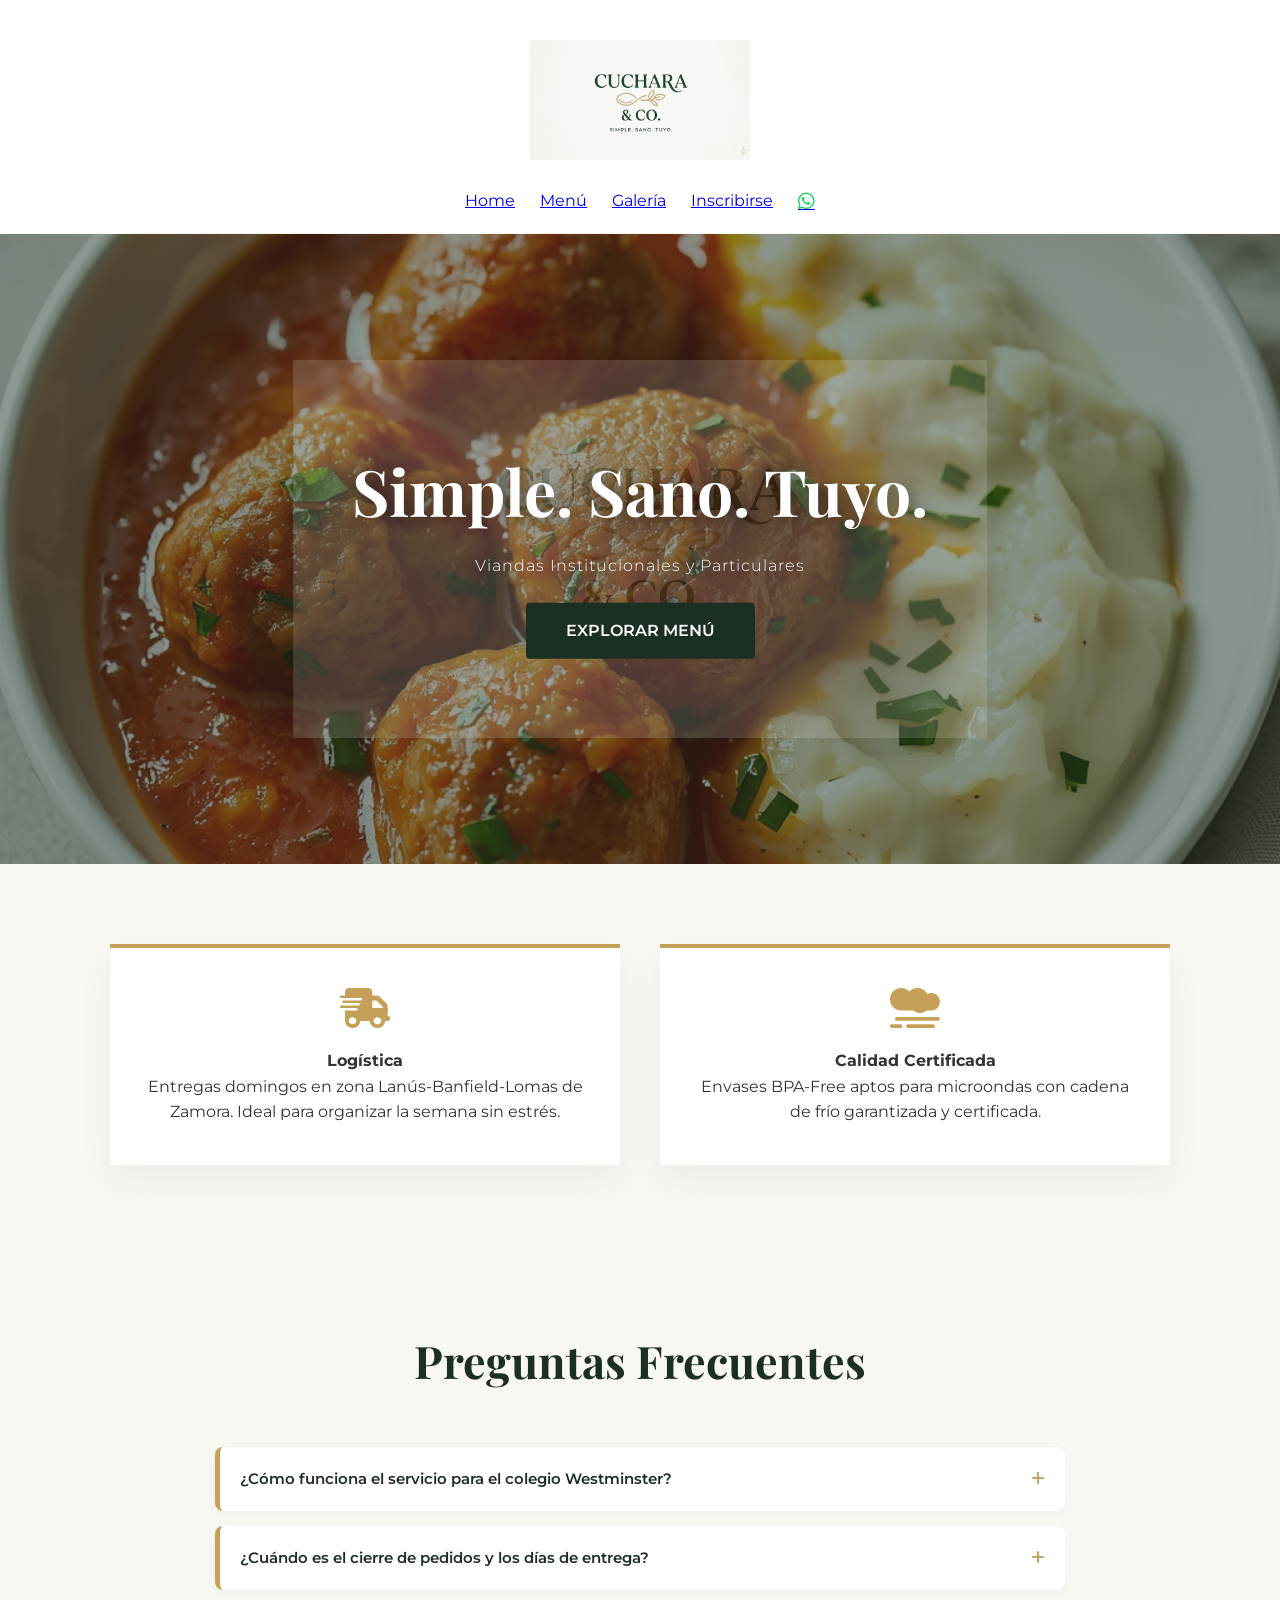
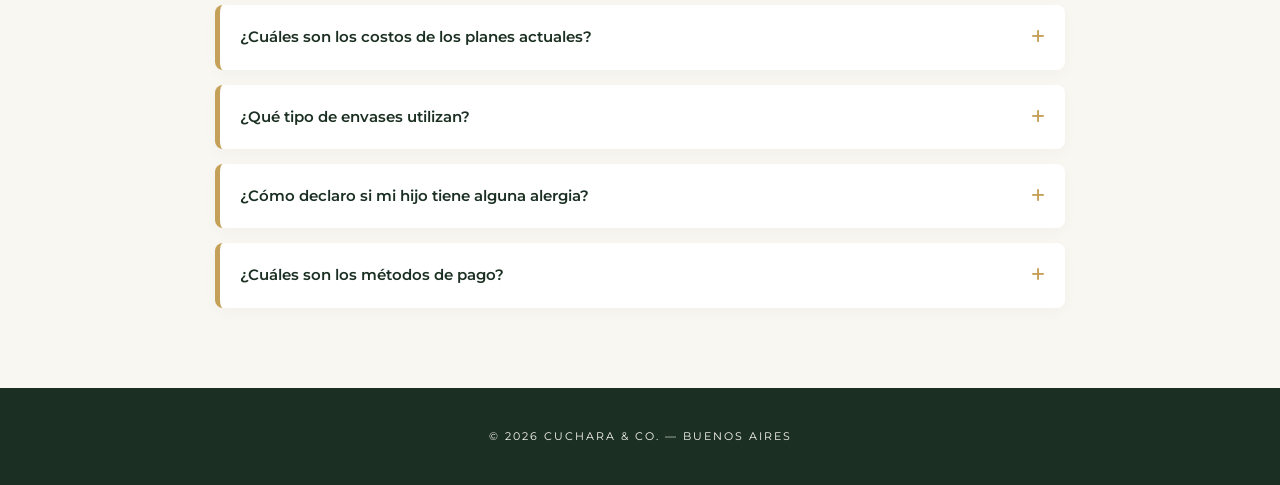
<file: index.html>
<!DOCTYPE html>
<html lang="es">
<head>
    <meta charset="UTF-8">
    <meta name="viewport" content="width=device-width, initial-scale=1.0">
    <title>Cuchara & Co. | Simple. Sano. Tuyo.</title>
    <link href="https://fonts.googleapis.com/css2?family=Playfair+Display:wght@700&family=Montserrat:wght@300;400;600&display=swap" rel="stylesheet">
    <link rel="stylesheet" href="style.css?v=1.2">
    <link rel="stylesheet" href="https://cdnjs.cloudflare.com/ajax/libs/font-awesome/6.0.0/css/all.min.css">
</head>
<body class="home-page">

    <header class="main-header">
        <div class="logo-container-central">
            <a href="index.html">
                <img src="logo-completo.png" alt="Cuchara & Co. Logo">
            </a>
        </div>
        <nav class="nav-menu-central">
    <ul class="nav-links">
        <li><a href="index.html">Home</a></li>
        <li><a href="menu.html">Menú</a></li>
        <li><a href="galeria.html">Galería</a></li>
        <li><a href="inscripcion.html">Inscribirse</a></li>
        <li>
            <a href="https://wa.me/5491131445518" target="_blank" class="nav-whatsapp">
                <i class="fa-brands fa-whatsapp"></i>
            </a>
        </li>
    </ul>
</nav>
    </header>

    <section class="hero-slider">
    <div class="slide-track">
        <img src="img/albondigas.jpg" class="slide" alt="albondigas">
        <img src="img/Carne-al-Horno.jpg" class="slide" alt="Carne al Horno">
        <img src="img/tirabuzon.jpg" class="slide" alt="Tirabuzones">
        <img src="img/chow-fan.jpg" class="slide" alt="chow-fan">
        <img src="img/albondigas.jpg" class="slide" alt="Repetida">
    </div>

    <img src="logo-completo.png" class="hero-bg-logo" alt="Marca de agua">

    <div class="hero-text">
        <h1>Simple. Sano. Tuyo.</h1>
        <p style="margin-bottom: 25px; font-weight: 300; letter-spacing: 1px;">Viandas Institucionales y Particulares</p>
        <a href="menu.html" class="btn-primary" style="padding: 15px 40px;">EXPLORAR MENÚ</a>
    </div>
</section>

    <main class="container">
        <div class="features-grid">
            <div class="feature-card">
                <i class="fa-solid fa-truck-fast"></i>
                <h4>Logística</h4>
                <p>Entregas domingos en zona Lanús-Banfield-Lomas de Zamora. Ideal para organizar la semana sin estrés.</p>
            </div>

            <div class="feature-card">
                <i class="fa-solid fa-smog"></i>  
                <h4>Calidad Certificada</h4>
                <p>Envases BPA-Free aptos para microondas con cadena de frío garantizada y certificada.</p>
            </div>
        </div>
		<section class="container" style="margin-top: 80px; margin-bottom: 80px;">
            <h2 class="section-title">Preguntas Frecuentes</h2>
            <div class="faq-container" style="max-width: 850px; margin: 0 auto;">
                
                <details class="faq-item">
                    <summary>¿Cómo funciona el servicio para el colegio Westminster?</summary>
                    <div class="faq-content">
                        <p>Ofrecemos un plan específico para alumnos que incluye 5 viandas semanales nutricionalmente balanceadas, diseñadas para que el alumno las lleve al colegio listas para consumir o calentar.</p>
                    </div>
                </details>

                <details class="faq-item">
                    <summary>¿Cuándo es el cierre de pedidos y los días de entrega?</summary>
                    <div class="faq-content">
                        <p><strong>Cierre:</strong> Todos los miércoles a las 20:00 hs sin excepción para garantizar la frescura de los ingredientes.</p>
                        <p><strong>Entrega:</strong> Los domingos por la tarde, permitiéndote organizar la semana escolar con anticipación.</p>
                    </div>
                </details>

                <details class="faq-item">
                    <summary>¿Cuáles son los costos de los planes actuales?</summary>
                    <div class="faq-content">
                        <p>El <strong>Plan Lanzamiento Westminster</strong> tiene un valor de $30.000 ($6.000 por vianda). El <strong>Plan Particular</strong> tiene un valor de $37.500 ($7.500 por vianda).</p>
                    </div>
                </details>

                <details class="faq-item">
                    <summary>¿Qué tipo de envases utilizan?</summary>
                    <div class="faq-content">
                        <p>Utilizamos recipientes <strong>BPA-Free</strong> de alta calidad, aptos para microondas, que garantizan la seguridad alimentaria y la correcta conservación de los sabores.</p>
                    </div>
                </details>

                <details class="faq-item">
                    <summary>¿Cómo declaro si mi hijo tiene alguna alergia?</summary>
                    <div class="faq-content">
                        <p>Al momento de la inscripción online, encontrarás una sección específica para detallar alergias o intolerancias. Nosotros revisamos cada ficha para asegurar un servicio seguro.</p>
                    </div>
                </details>

                <details class="faq-item">
                    <summary>¿Cuáles son los métodos de pago?</summary>
                    <div class="faq-content">
                        <p>Aceptamos transferencia bancaria y efectivo. Una vez completado el formulario de alta, nos comunicamos por WhatsApp para enviarte los datos correspondientes.</p>
                    </div>
                </details>

            </div>
        </section>
    </main>

    <footer class="main-footer">
        <p>© 2026 CUCHARA & CO. — BUENOS AIRES</p>
    </footer>
<div id="popupCupo" class="modal">
    <div class="modal-content">
        <span class="close-button" onclick="cerrarPopup()">&times;</span>
        <h2 id="popupTitulo" style="font-family: 'Playfair Display', serif; color: var(--verde);"></h2>
        <p id="popupMensaje" style="margin: 20px 0; color: var(--texto);"></p>
        <div id="popupAccion"></div>
    </div>
</div>
<script src="script.js"></script>
</body>
</html>
</file>
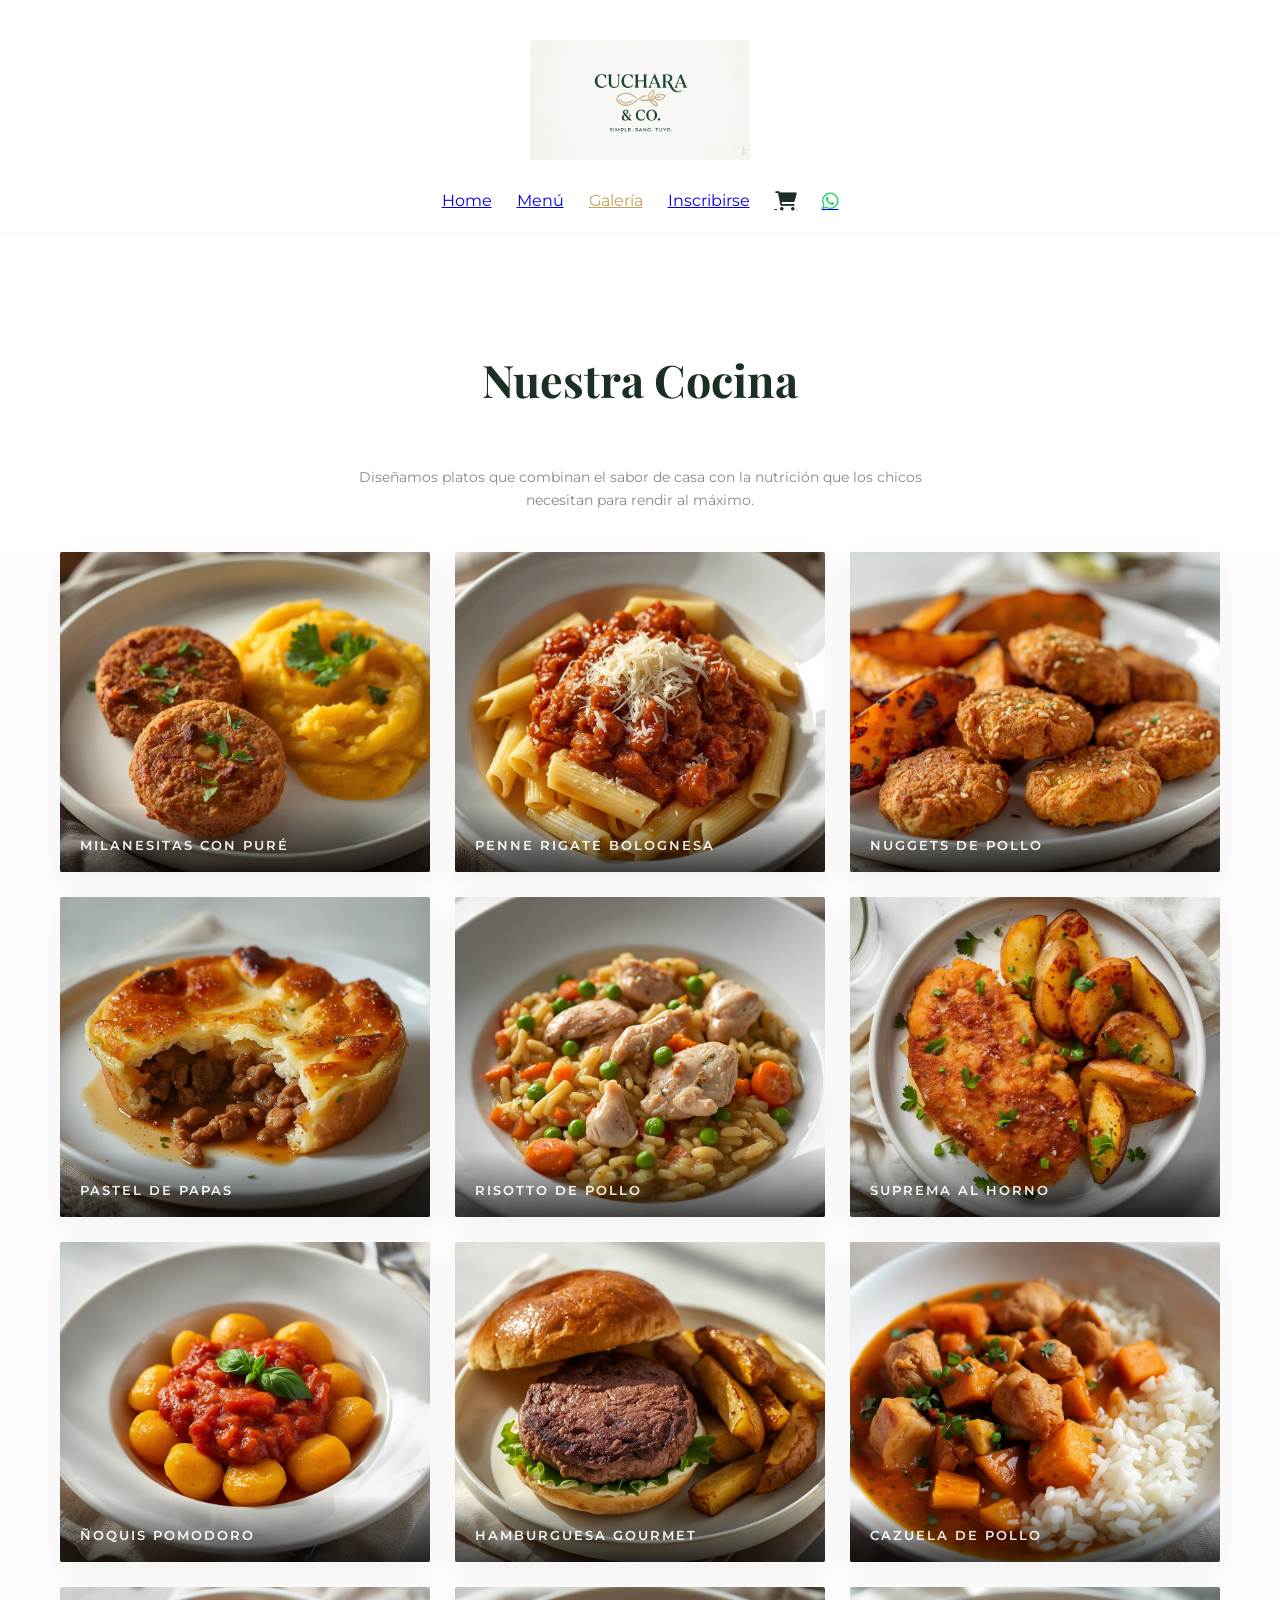
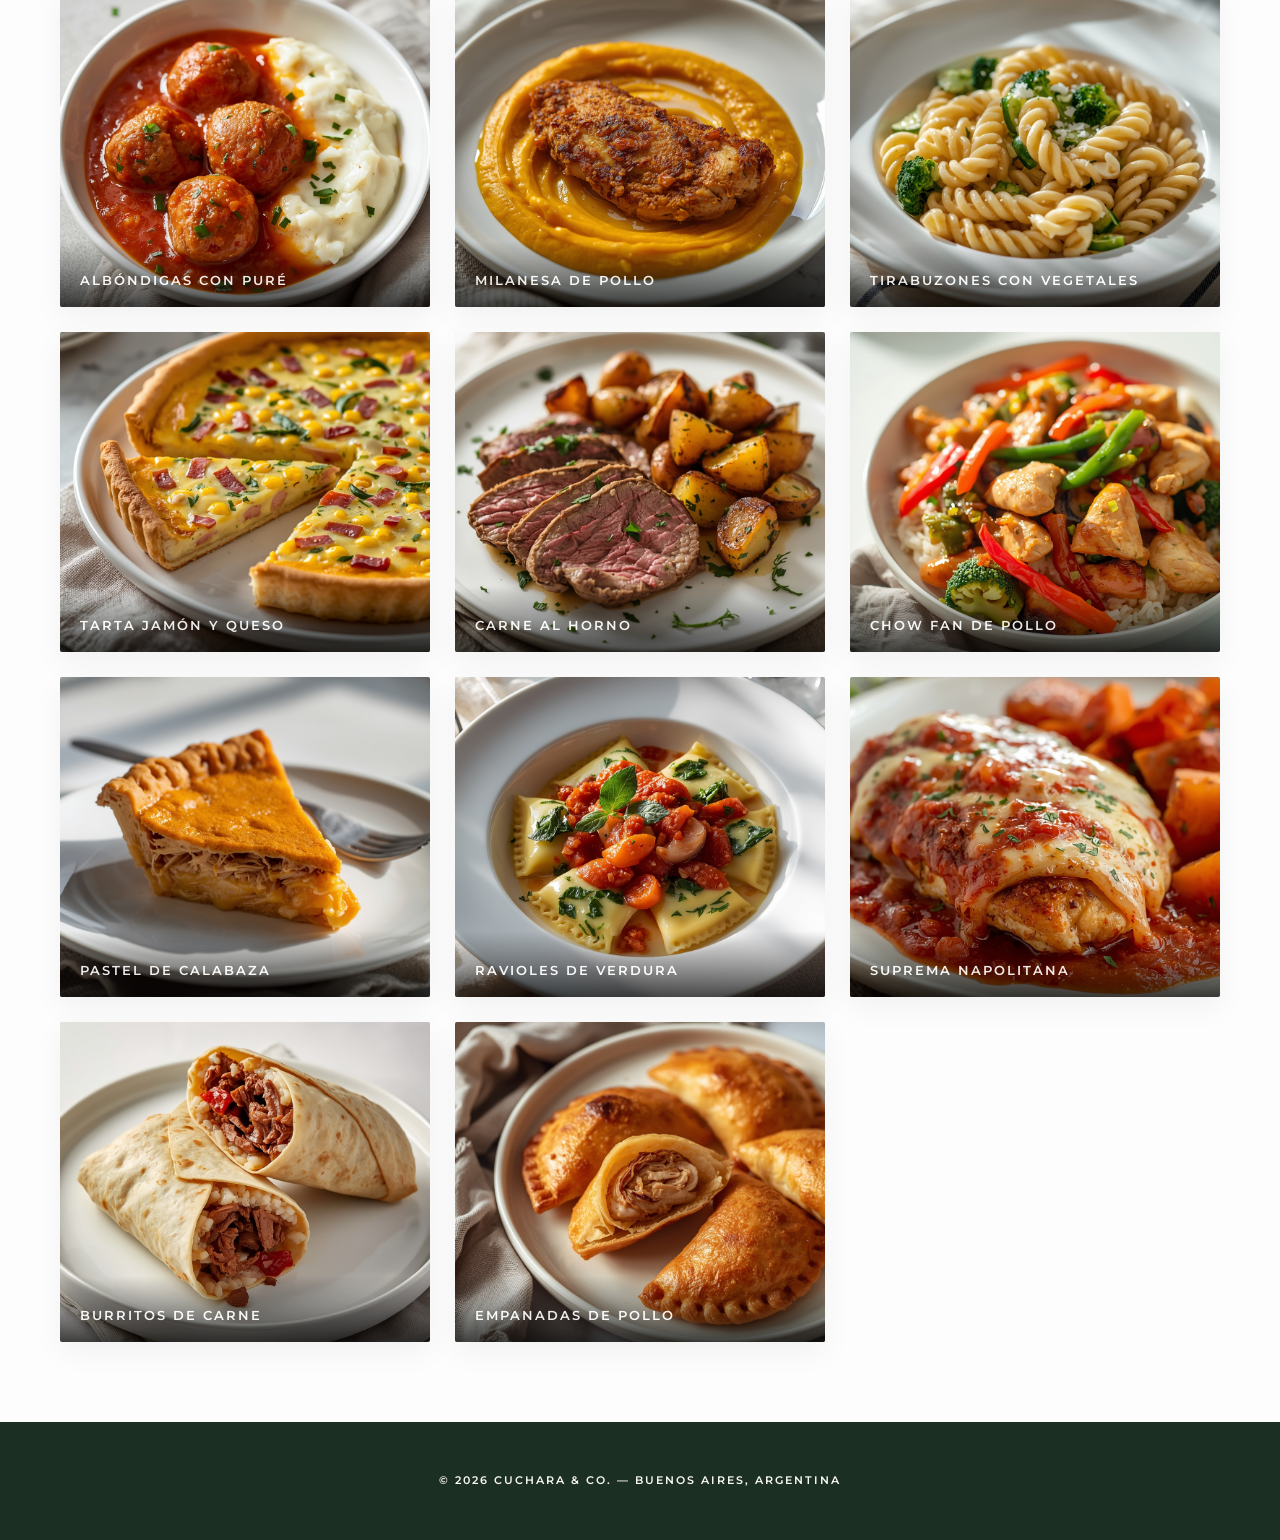
<file: galeria.html>
<!DOCTYPE html>
<html lang="es">
<head>
    <meta charset="UTF-8">
    <meta name="viewport" content="width=device-width, initial-scale=1.0">
    <title>Galería de Platos | Cuchara & Co.</title>
    <link href="https://fonts.googleapis.com/css2?family=Playfair+Display:wght@700&family=Montserrat:wght@300;400;600&display=swap" rel="stylesheet">
    <link rel="stylesheet" href="style.css">
    <link rel="stylesheet" href="https://cdnjs.cloudflare.com/ajax/libs/font-awesome/6.0.0/css/all.min.css">
    <style>
        body { background-color: #fdfdfd; }

        /* Contenido de Galería */
        .header-galeria {
            text-align: center;
            padding: 60px 20px 40px;
            background-color: #fff;
        }

        .gallery-container {
            padding: 0 20px 80px;
            max-width: 1200px;
            margin: 0 auto;
        }

        .photo-grid {
            display: grid;
            grid-template-columns: repeat(auto-fill, minmax(280px, 1fr));
            gap: 25px;
        }

        .photo-item {
            position: relative;
            height: 320px;
            overflow: hidden;
            border-radius: 2px; /* Estilo minimalista */
            box-shadow: 0 10px 30px rgba(0,0,0,0.05);
            background: #eee;
        }

        .photo-item img {
            width: 100%;
            height: 100%;
            object-fit: cover;
            transition: transform 0.8s cubic-bezier(0.25, 1, 0.5, 1);
        }

        .photo-item:hover img {
            transform: scale(1.1);
        }

        .photo-overlay {
            position: absolute;
            bottom: 0; left: 0; width: 100%;
            background: linear-gradient(transparent, rgba(0,0,0,0.8));
            color: white;
            padding: 30px 20px 15px;
            font-family: 'Montserrat', sans-serif;
            font-size: 0.8rem;
            font-weight: 600;
            letter-spacing: 2px;
            text-transform: uppercase;
            opacity: 0.9;
        }

        /* Mobile Adjustments */
        @media (max-width: 800px) {
            .photo-grid {
                grid-template-columns: repeat(2, 1fr);
                gap: 15px;
            }
            .photo-item { height: 220px; }
            .photo-overlay { padding: 15px 10px; font-size: 0.65rem; letter-spacing: 1px; }
        }

        @media (max-width: 480px) {
             .photo-item { height: 180px; }
        }
    </style>
</head>
<body class="menu-page">

    <header class="main-header">
        <div class="logo-container-central">
            <a href="index.html">
                <img src="logo-completo.png" alt="Cuchara & Co. Logo">
            </a>
        </div>
        
        <nav class="nav-menu-central">
    <ul class="nav-links">
        <li><a href="index.html">Home</a></li>
        <li><a href="menu.html">Menú</a></li>
        <li><a href="galeria.html" style="color: var(--trigo);">Galería</a></li>
        <li><a href="inscripcion.html">Inscribirse</a></li>
        
        <li>
            <a href="inscripcion.html" class="cart-link">
                <i class="fa-solid fa-cart-shopping"></i>
            </a>
        </li>

        <li>
            <a href="https://wa.me/5491131445518" target="_blank" class="nav-whatsapp">
                <i class="fa-brands fa-whatsapp" style="color: #25D366;"></i>
            </a>
        </li>
    </ul>
</nav>
    </header>

    <header class="header-galeria">
        <h1 class="section-title">Nuestra Cocina</h1>
        <p style="font-family: 'Montserrat', sans-serif; color: #888; max-width: 600px; margin: 15px auto 0; font-size: 0.9rem; line-height: 1.6;">
            Diseñamos platos que combinan el sabor de casa con la nutrición que los chicos necesitan para rendir al máximo.
        </p>
    </header>

    <main class="gallery-container">
        <div class="photo-grid">
            <div class="photo-item">
                <img src="img/Milanesitas-con-pure-mixto.jpg" alt="Milanesitas">
                <div class="photo-overlay"><span>Milanesitas con Puré</span></div>
            </div>
            <div class="photo-item">
                <img src="img/Penne-rigate.jpg" alt="Penne Rigate">
                <div class="photo-overlay"><span>Penne Rigate Bolognesa</span></div>
            </div>
            <div class="photo-item">
                <img src="img/nugguets.jpg" alt="Nuggets">
                <div class="photo-overlay"><span>Nuggets de Pollo</span></div>
            </div>
            <div class="photo-item">
                <img src="img/pastel-de-papas.jpg" alt="Pastel de Papas">
                <div class="photo-overlay"><span>Pastel de Papas</span></div>
            </div>
            <div class="photo-item">
                <img src="img/risoto.jpg" alt="Risotto">
                <div class="photo-overlay"><span>Risotto de Pollo</span></div>
            </div>
            <div class="photo-item">
                <img src="img/Suprema-al-horno.jpg" alt="Suprema al horno">
                <div class="photo-overlay"><span>Suprema al horno</span></div>
            </div>
            <div class="photo-item">
                <img src="img/ñoquis.jpg" alt="Ñoquis">
                <div class="photo-overlay"><span>Ñoquis Pomodoro</span></div>
            </div>
            <div class="photo-item">
                <img src="img/hamburguesa.jpg" alt="Hamburguesa">
                <div class="photo-overlay"><span>Hamburguesa Gourmet</span></div>
            </div>
            <div class="photo-item">
                <img src="img/cazuela-de-pollo.jpg" alt="Cazuela">
                <div class="photo-overlay"><span>Cazuela de Pollo</span></div>
            </div>
            <div class="photo-item">
                <img src="img/albondigas.jpg" alt="Albóndigas">
                <div class="photo-overlay"><span>Albóndigas con Puré</span></div>
            </div>
            <div class="photo-item">
                <img src="img/milanesa-de-pollo.jpg" alt="Milanesa Pollo">
                <div class="photo-overlay"><span>Milanesa de Pollo</span></div>
            </div>
            <div class="photo-item">
                <img src="img/tirabuzon.jpg" alt="Tirabuzones">
                <div class="photo-overlay"><span>Tirabuzones con Vegetales</span></div>
            </div>
            <div class="photo-item">
                <img src="img/Tarta-JyQ.jpg" alt="Tarta">
                <div class="photo-overlay"><span>Tarta Jamón y Queso</span></div>
            </div>
            <div class="photo-item">
                <img src="img/Carne-al-Horno.jpg" alt="Carne al Horno">
                <div class="photo-overlay"><span>Carne al Horno</span></div>
            </div>
            <div class="photo-item">
                <img src="img/chow-fan.jpg" alt="Chow Fan">
                <div class="photo-overlay"><span>Chow Fan de Pollo</span></div>
            </div>
            <div class="photo-item">
                <img src="img/pastel-de-calabaza.jpg" alt="Pastel Calabaza">
                <div class="photo-overlay"><span>Pastel de Calabaza</span></div>
            </div>
            <div class="photo-item">
                <img src="img/ravioles.jpg" alt="Ravioles">
                <div class="photo-overlay"><span>Ravioles de Verdura</span></div>
            </div>
            <div class="photo-item">
                <img src="img/suprema-napolitana.jpg" alt="Suprema Napolitana">
                <div class="photo-overlay"><span>Suprema Napolitana</span></div>
            </div>
            <div class="photo-item">
                <img src="img/burritos.jpg" alt="Burritos">
                <div class="photo-overlay"><span>Burritos de Carne</span></div>
            </div>
			<div class="photo-item">
                <img src="img/Empanadas-de-Pollo.jpg" alt="Empanadas de Pollo">
                <div class="photo-overlay"><span>Empanadas de Pollo</span></div>
            </div>
        </div>
    </main>

    <footer style="background: var(--verde); padding: 50px 20px;">
        <p style="letter-spacing: 2px; color: var(--crema); font-size: 0.7rem; font-weight: 600; text-align: center; text-transform: uppercase;">
            © 2026 CUCHARA & CO. — BUENOS AIRES, ARGENTINA
        </p>
    </footer>

</body>
</html>
</file>
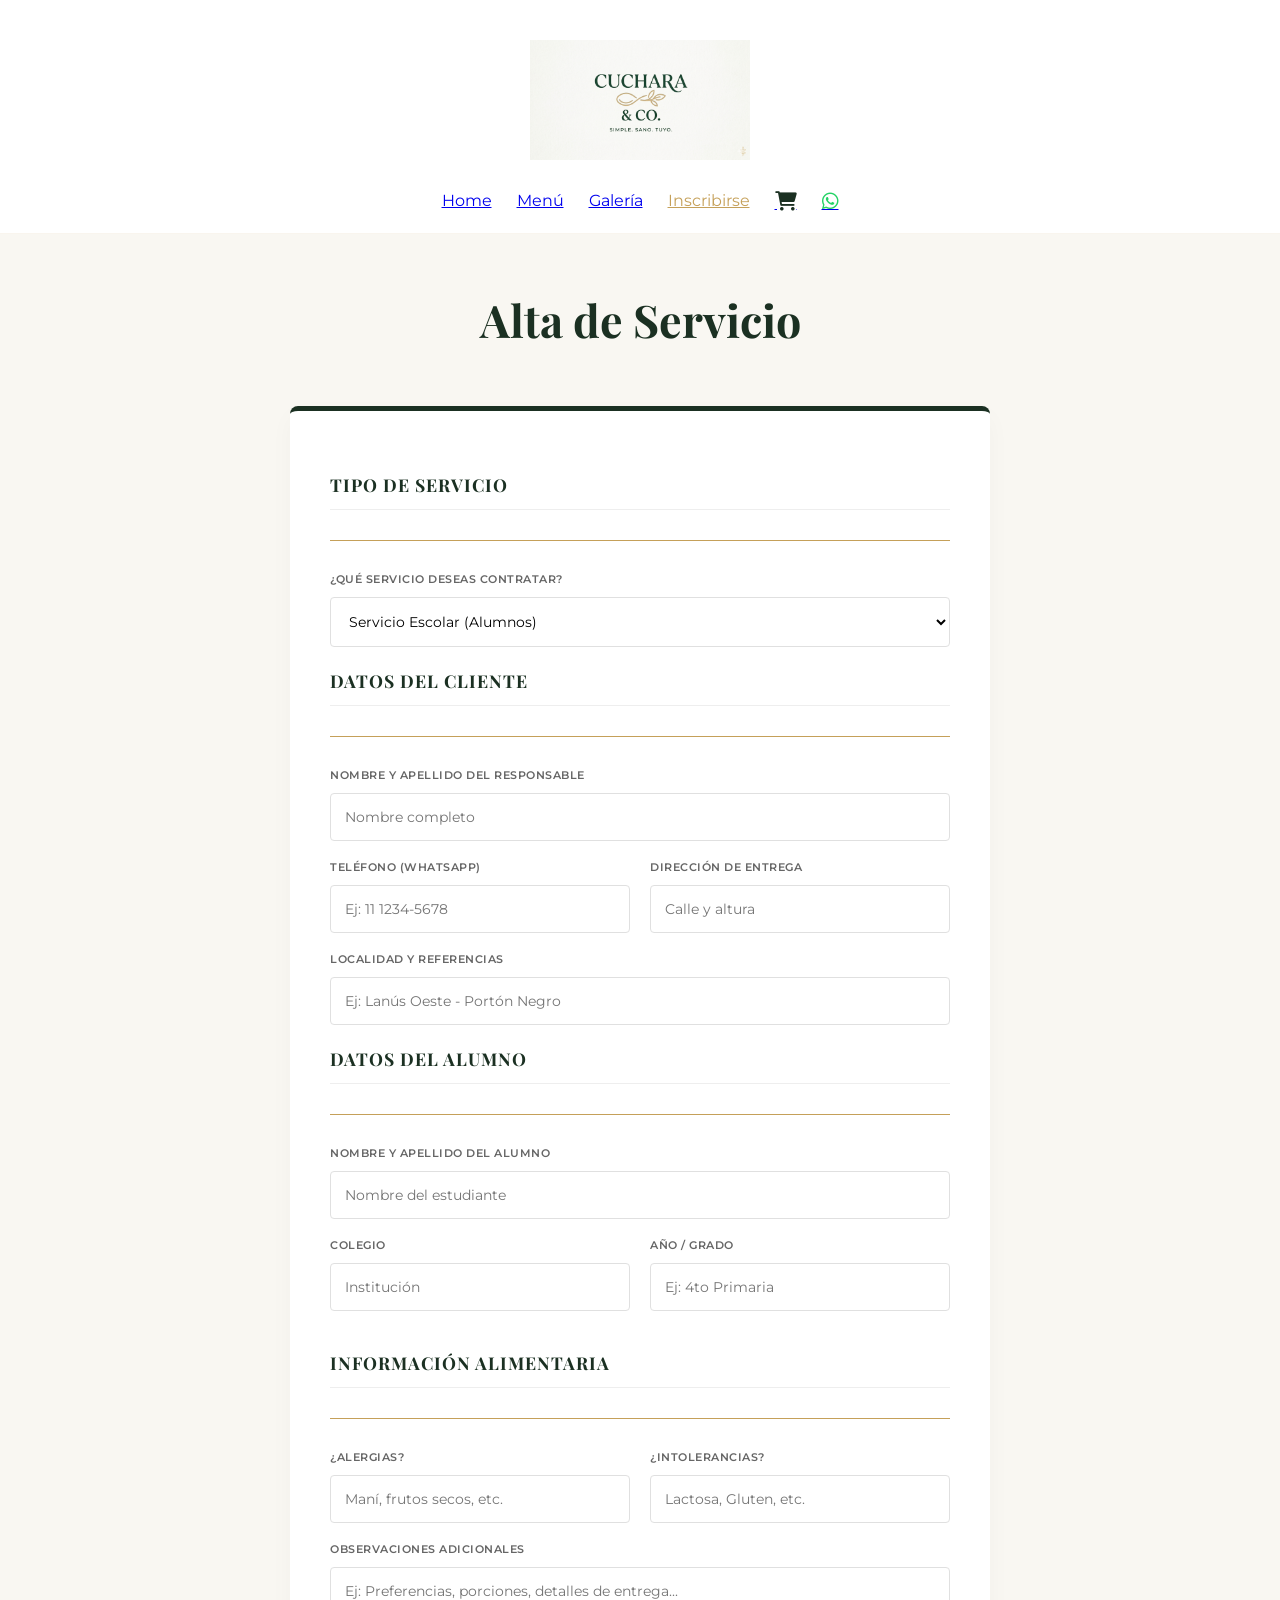
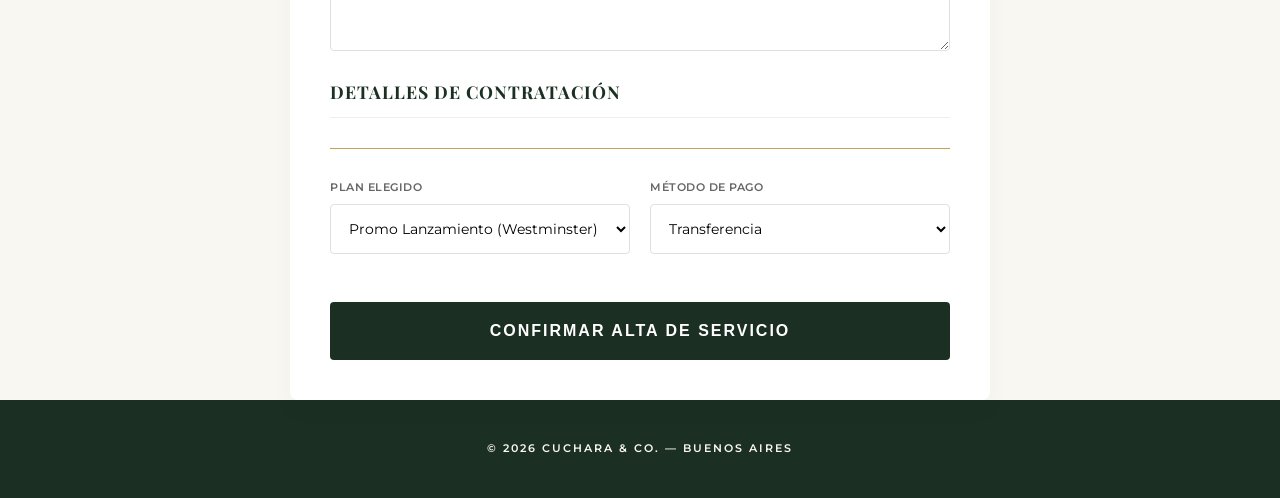
<file: inscripcion.html>
<!DOCTYPE html>
<html lang="es">
<head>
    <meta charset="UTF-8">
    <meta name="viewport" content="width=device-width, initial-scale=1.0">
    <title>Inscripción - Cuchara & Co.</title>
    <link href="https://fonts.googleapis.com/css2?family=Playfair+Display:wght@700&family=Montserrat:wght@300;400;600&display=swap" rel="stylesheet">
    <link rel="stylesheet" href="style.css">
    <link rel="stylesheet" href="https://cdnjs.cloudflare.com/ajax/libs/font-awesome/6.0.0/css/all.min.css">
    <style>
        .form-section { border-bottom: 1px solid var(--trigo); margin-bottom: 30px; padding-bottom: 10px; margin-top: 20px; }
        .form-section h3 { font-family: 'Playfair Display', serif; color: var(--verde); text-transform: uppercase; font-size: 1.1rem; letter-spacing: 1px; }
        .form-group { text-align: left; margin-bottom: 18px; }
        label { display: block; font-weight: 600; font-size: 0.7rem; margin-bottom: 8px; color: #666; text-transform: uppercase; letter-spacing: 0.5px; }
        input, select, textarea { 
            width: 100%; 
            padding: 14px; 
            border: 1px solid #e0e0e0; 
            font-family: 'Montserrat', sans-serif; 
            background: #fff; 
            border-radius: 4px;
            font-size: 0.9rem;
            transition: border 0.3s;
        }
        input:focus, select:focus, textarea:focus { border-color: var(--trigo); outline: none; }
        .row { display: flex; gap: 20px; }
        .row .form-group { flex: 1; }
        .hidden { display: none; }

        /* Estilos para el Carrito y Modal */
        #seccionCarrito { border-radius: 8px; overflow: hidden; }
        #cantSemanas:focus { border-color: var(--verde); outline: none; }

        @media (max-width: 800px) {
            .row { flex-direction: column; gap: 0; }
        }
    </style>
</head>
<body class="menu-page">

    <header class="main-header">
        <div class="logo-container-central">
            <a href="index.html">
                <img src="logo-completo.png" alt="Cuchara & Co. Logo">
            </a>
        </div>
        
        <nav class="nav-menu-central">
            <ul class="nav-links">
                <li><a href="index.html">Home</a></li>
                <li><a href="menu.html">Menú</a></li>
                <li><a href="galeria.html">Galería</a></li>
                <li><a href="inscripcion.html" style="color: var(--trigo);">Inscribirse</a></li>
                <li>
                    <a href="inscripcion.html" class="cart-link">
                        <i class="fa-solid fa-cart-shopping"></i>
                    </a>
                </li>
                <li>
                    <a href="https://wa.me/5491131445518" target="_blank" class="nav-whatsapp">
                        <i class="fa-brands fa-whatsapp" style="color: #25D366;"></i>
                    </a>
                </li>
            </ul>
        </nav>
    </header>

    <main class="container">
        <h2 class="section-title">Alta de Servicio</h2>
        
        <div class="menu-grid" style="grid-template-columns: 1fr; max-width: 700px; margin: 0 auto;">
            <div class="menu-card" style="text-align: left; padding: 40px; border-top: 5px solid var(--verde);">
                <form id="inscriptionForm" action="https://script.google.com/macros/s/AKfycbzTx5zzmG9l5FCvVmlwVcjUR9sSFGEtjv17NuXRT1SfaXzR00ps4qnIiFoPbfG_Gr3L/exec" method="POST">
                    
                    <div class="form-section"><h3>Tipo de Servicio</h3></div>
                    <div class="form-group">
                        <label>¿Qué servicio deseas contratar?</label>
                        <select name="Tipo_Servicio" id="selectorServicio" required onchange="toggleCampos()">
                            <option value="Escolar" selected>Servicio Escolar (Alumnos)</option>
                            <option value="Particular">Servicio Particular (Adultos / Oficina)</option>
                        </select>
                    </div>

                    <div class="form-section"><h3>Datos del Cliente</h3></div>
                    <div class="form-group">
                        <label>Nombre y Apellido del Responsable</label>
                        <input type="text" name="Responsable_Nombre" id="inputNombreResponsable" required placeholder="Nombre completo">
                    </div>
                    <div class="row">
                        <div class="form-group">
                            <label>Teléfono (WhatsApp)</label>
                            <input type="tel" name="Contacto_Telefono" required placeholder="Ej: 11 1234-5678">
                        </div>
                        <div class="form-group">
                            <label>Dirección de Entrega</label>
                            <input type="text" name="Entrega_Direccion" required placeholder="Calle y altura">
                        </div>
                    </div>
                    <div class="form-group">
                        <label>Localidad y Referencias</label>
                        <input type="text" name="Entrega_Localidad" placeholder="Ej: Lanús Oeste - Portón Negro">
                    </div>

                    <div id="seccionAlumno">
                        <div class="form-section"><h3>Datos del Alumno</h3></div>
                        <div class="form-group">
                            <label>Nombre y Apellido del Alumno</label>
                            <input type="text" name="Alumno_Nombre" id="inputAlumnoNombre" required placeholder="Nombre del estudiante">
                        </div>
                        <div class="row">
                            <div class="form-group">
                                <label>Colegio</label>
                                <input type="text" name="Alumno_Colegio" id="inputAlumnoColegio" required placeholder="Institución">
                            </div>
                            <div class="form-group">
                                <label>Año / Grado</label>
                                <input type="text" name="Alumno_Grado" id="inputAlumnoGrado" required placeholder="Ej: 4to Primaria">
                            </div>
                        </div>
                    </div>

                    <div class="form-section"><h3>Información Alimentaria</h3></div>
                    <div class="row">
                        <div class="form-group">
                            <label>¿Alergias?</label>
                            <input type="text" name="Salud_Alergias" placeholder="Maní, frutos secos, etc.">
                        </div>
                        <div class="form-group">
                            <label>¿Intolerancias?</label>
                            <input type="text" name="Salud_Intolerancias" placeholder="Lactosa, Gluten, etc.">
                        </div>
                    </div>
                    <div class="form-group">
                        <label>Observaciones Adicionales</label>
                        <textarea name="Salud_Observaciones" rows="3" placeholder="Ej: Preferencias, porciones, detalles de entrega..."></textarea>
                    </div>

                    <div class="form-section"><h3>Detalles de Contratación</h3></div>
                    <div class="row">
                        <div class="form-group">
                            <label>Plan Elegido</label>
                            <select name="Servicio_Plan" id="selectorPlan" required>
                                <option value="Promo Lanzamiento">Promo Lanzamiento (Westminster)</option>
                                <option value="Pack Semanal">Pack Semanal Particular</option>
                            </select>
                        </div>
                        <div class="form-group">
                            <label>Método de Pago</label>
                            <select name="Servicio_Pago" id="selectorPago" required>
                                <option value="Transferencia">Transferencia</option>
                                <option value="Efectivo">Efectivo</option>
                            </select>
                        </div>
                    </div>

                    <button type="submit" class="btn-primary" style="width: 100%; border: none; cursor: pointer; padding: 20px; margin-top: 30px; font-size: 1rem; letter-spacing: 2px;">
                        CONFIRMAR ALTA DE SERVICIO
                    </button>
                </form>
            </div>
        </div>

        <div id="modalInfoPlanes" class="modal">
            <div class="modal-content">
                <span class="close-button" onclick="confirmarYIrAlCarrito()">&times;</span>
                <div id="infoPlanDinamica">
                    </div>
                <button type="button" class="btn-primary" onclick="confirmarYIrAlCarrito()" style="width: 100%; margin-top: 20px; border: none; cursor: pointer;">CONFIRMAR Y CONTINUAR</button>
            </div>
        </div>

        <section id="seccionCarrito" class="container" style="display: none; margin-top: 50px; padding-bottom: 50px;">
            <h2 class="section-title">Resumen de tu Pedido</h2>
            <div class="menu-card" style="max-width: 600px; margin: 0 auto; border-top: 5px solid var(--trigo); background: white; padding: 30px;">
                <div id="detalleItems"></div>
                <hr style="margin: 20px 0; opacity: 0.1;">
                
                <div style="display: flex; justify-content: space-between; align-items: center; margin-bottom: 20px;">
                    <label style="font-weight: 600; color: #333;">Semanas a adquirir:</label>
                    <input type="number" id="cantSemanas" value="1" min="1" onchange="actualizarTotal()" style="width: 70px; padding: 8px; border: 1px solid var(--trigo); text-align: center;">
                </div>

                <div style="display: flex; justify-content: space-between; font-weight: 600; font-size: 1.4rem; color: var(--verde); background: #f9f9f9; padding: 15px;">
                    <span>TOTAL:</span>
                    <span id="montoTotal">$0</span>
                </div>

                <button type="button" class="btn-primary" onclick="enviarPedidoWhatsApp()" style="width: 100%; margin-top: 30px; background-color: #25D366; border: none; color: white; cursor: pointer; padding: 20px;">
                    <i class="fa-brands fa-whatsapp"></i> FINALIZAR Y ENVIAR PEDIDO
                </button>
            </div>
        </section>
    </main>

    <footer style="background: var(--verde);">
        <p style="letter-spacing: 2px; color: var(--crema); font-size: 0.7rem; font-weight: 600;">© 2026 CUCHARA & CO. — BUENOS AIRES</p>
    </footer>

    <script>
        let precioSemanal = 0;
        let planFinal = "";

        function toggleCampos() {
            const servicio = document.getElementById('selectorServicio').value;
            const seccionAlumno = document.getElementById('seccionAlumno');
            const inputsAlumno = [
                document.getElementById('inputAlumnoNombre'),
                document.getElementById('inputAlumnoColegio'),
                document.getElementById('inputAlumnoGrado')
            ];

            if (servicio === 'Particular') {
                seccionAlumno.classList.add('hidden');
                inputsAlumno.forEach(input => { input.required = false; input.value = ""; });
            } else {
                seccionAlumno.classList.remove('hidden');
                inputsAlumno.forEach(input => { input.required = true; });
            }
        }

        window.onload = toggleCampos;

        // Al hacer Submit, primero enviamos a Google Sheets y LUEGO mostramos el popup
        document.getElementById('inscriptionForm').onsubmit = function(e) {
            e.preventDefault();
            const form = e.target;
            const btnSubmit = form.querySelector('button[type="submit"]');
            
            // Bloqueamos botón mientras procesa Google Sheets
            btnSubmit.disabled = true;
            btnSubmit.innerText = "PROCESANDO DATOS...";

            const formData = new FormData(form);
            fetch(form.action, { method: 'POST', body: new URLSearchParams(formData) })
            .then(response => response.text())
            .then(result => {
                if (result === "CUPO_LLENO") {
                    alert("Lo sentimos, hemos alcanzado el cupo máximo.");
                    btnSubmit.disabled = false;
                    btnSubmit.innerText = "CONFIRMAR ALTA DE SERVICIO";
                } else {
                    // Si Google Sheets salió bien, preparamos el Popup
                    prepararPopup();
                }
            })
            .catch(() => {
                alert("Error al registrar datos. Se procederá con el pedido igualmente.");
                prepararPopup();
            });
        };

        function prepararPopup() {
            const plan = document.getElementById('selectorPlan').value;
            const infoDiv = document.getElementById('infoPlanDinamica');
            planFinal = plan;

            if (plan === "Promo Lanzamiento") {
                precioSemanal = 50000;
                infoDiv.innerHTML = `
                    <h2 style="color:var(--verde); font-family:'Playfair Display'; margin-bottom:15px;">Plan Lanzamiento Westminster</h2>
                    <p><strong>Costo por vianda:</strong> $10.000</p>
                    <p><strong>Costo Semanal (5 días):</strong> $50.000</p>
                    <p style="margin-top:10px;"><strong>Cierre de pedidos:</strong> Miércoles 20:00 hs.</p>
                    <p><strong>Día de entrega:</strong> Domingos por la tarde.</p>
                `;
            } else {
                precioSemanal = 55000;
                infoDiv.innerHTML = `
                    <h2 style="color:var(--verde); font-family:'Playfair Display'; margin-bottom:15px;">Plan Semanal Particular</h2>
                    <p><strong>Costo por vianda:</strong> $11.000</p>
                    <p><strong>Costo Semanal (5 días):</strong> $55.000</p>
                    <p style="margin-top:10px;"><strong>Cierre de pedidos:</strong> Miércoles 20:00 hs.</p>
                    <p><strong>Día de entrega:</strong> Domingos por la tarde.</p>
                `;
            }

            document.getElementById('modalInfoPlanes').style.display = "block";
        }

        function confirmarYIrAlCarrito() {
            document.getElementById('modalInfoPlanes').style.display = "none";
            document.getElementById('seccionCarrito').style.display = "block";
            actualizarTotal();
            document.getElementById('seccionCarrito').scrollIntoView({ behavior: 'smooth' });
        }

        function actualizarTotal() {
            const semanas = document.getElementById('cantSemanas').value;
            const total = semanas * precioSemanal;
            
            document.getElementById('detalleItems').innerHTML = `
                <p style="font-size: 1.1rem; margin-bottom: 5px;"><strong>${planFinal}</strong></p>
                <p style="color: #666; font-size: 0.9rem;">Costo semanal: $${precioSemanal.toLocaleString('es-AR')}</p>
            `;
            document.getElementById('montoTotal').innerText = `$${total.toLocaleString('es-AR')}`;
        }

        function enviarPedidoWhatsApp() {
            const form = document.getElementById('inscriptionForm');
            const responsable = document.getElementById('inputNombreResponsable').value;
            const semanas = document.getElementById('cantSemanas').value;
            const total = semanas * precioSemanal;
            const pago = document.getElementById('selectorPago').value;
            
            const mensajeWS = `*Pedido de Inscripción - Cuchara %26 Co*%0A` +
                              `*Cliente:* ${responsable}%0A` +
                              `*Plan:* ${planFinal}%0A` +
                              `*Semanas:* ${semanas}%0A` +
                              `*Total:* $${total.toLocaleString('es-AR')}%0A` +
                              `*Método de Pago:* ${pago}%0A%0A` +
                              `_Por favor, envíenme los datos para concretar el pago._`;

            window.open(`https://wa.me/5491131445518?text=${mensajeWS}`, '_blank');
            alert("¡Pedido enviado por WhatsApp!");
            
            // Opcional: resetear todo
            form.reset();
            document.getElementById('seccionCarrito').style.display = "none";
            const btnSubmit = form.querySelector('button[type="submit"]');
            btnSubmit.disabled = false;
            btnSubmit.innerText = "CONFIRMAR ALTA DE SERVICIO";
            toggleCampos();
        }

        // Si cierran el modal clickeando afuera, igual van al carrito (según tu pedido)
        window.onclick = function(event) {
            const modal = document.getElementById('modalInfoPlanes');
            if (event.target == modal) {
                confirmarYIrAlCarrito();
            }
        }
    </script>
</body>
</html>
</file>
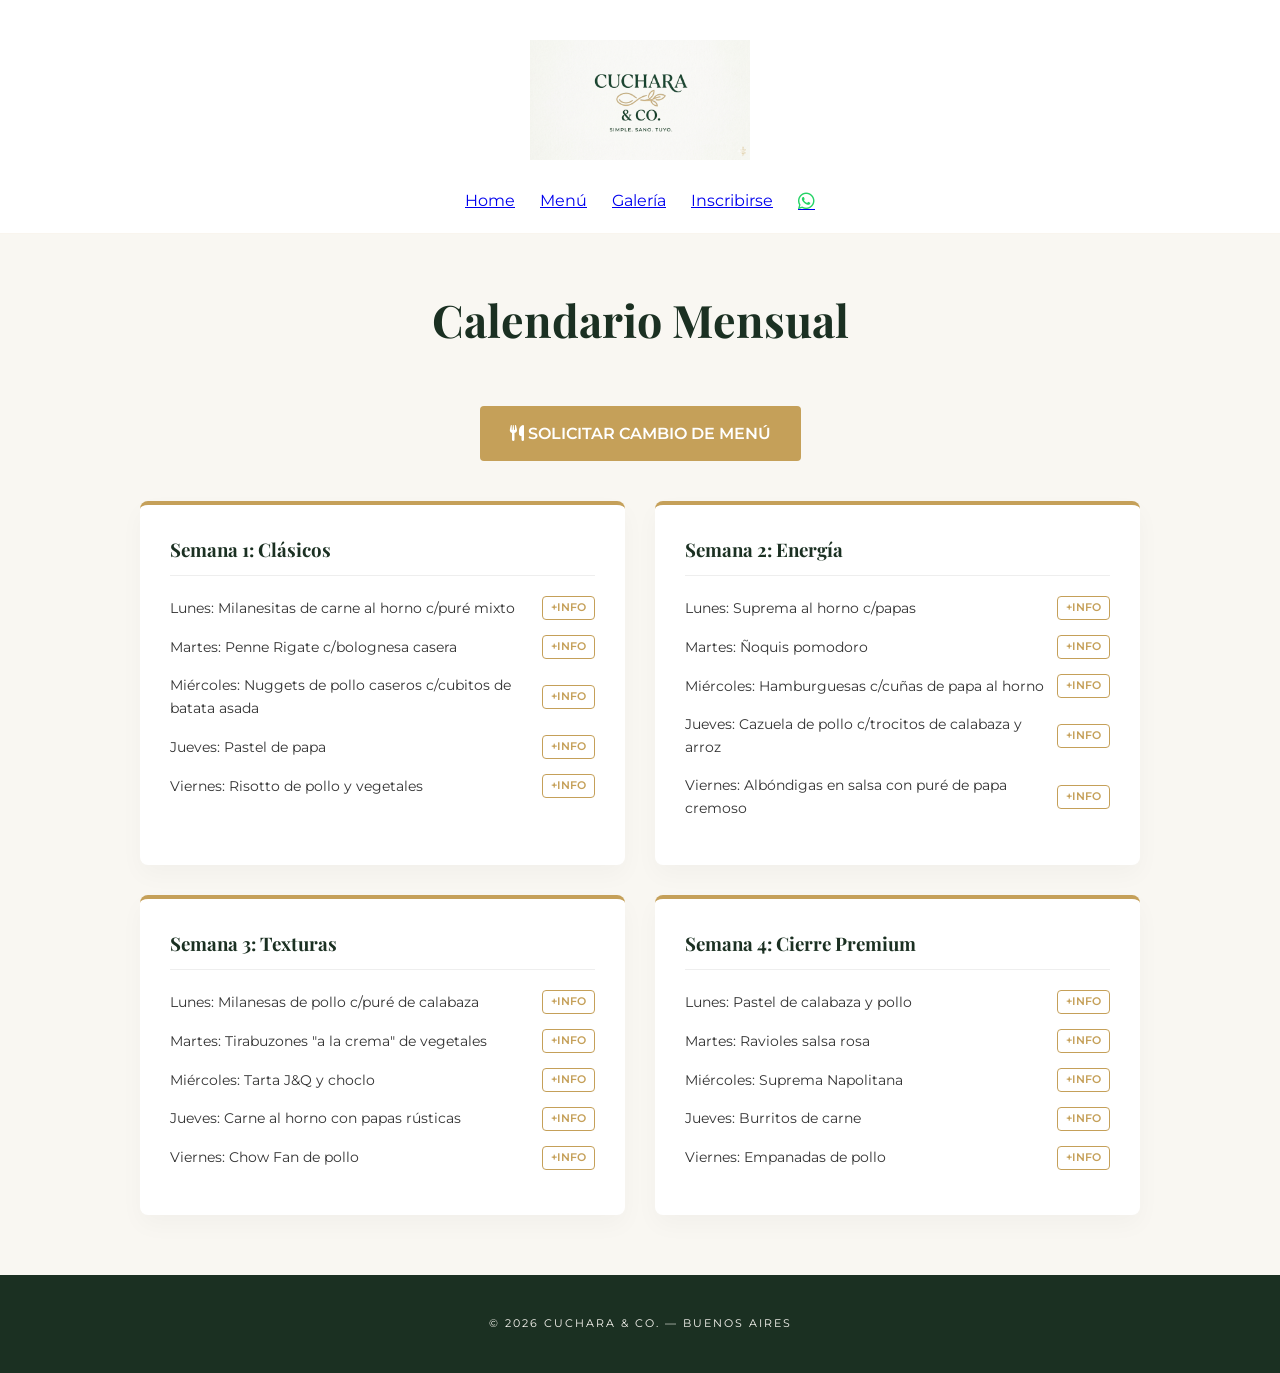
<file: menu.html>
<!DOCTYPE html>
<html lang="es">
<head>
    <meta charset="UTF-8">
    <meta name="viewport" content="width=device-width, initial-scale=1.0">
    <title>Menú | Cuchara & Co.</title>
    <link href="https://fonts.googleapis.com/css2?family=Playfair+Display:wght@700&family=Montserrat:wght@300;400;600&display=swap" rel="stylesheet">
    <link rel="stylesheet" href="style.css?v=1.2">
    <link rel="stylesheet" href="https://cdnjs.cloudflare.com/ajax/libs/font-awesome/6.0.0/css/all.min.css">
</head>
<body>

    <header class="main-header">
        <div class="logo-container-central">
            <a href="index.html"><img src="logo-completo.png" alt="Logo"></a>
        </div>
        <nav class="nav-menu-central">
            <ul class="nav-links">
                <li><a href="index.html">Home</a></li>
                <li><a href="menu.html">Menú</a></li>
                <li><a href="galeria.html">Galería</a></li>
                <li><a href="inscripcion.html">Inscribirse</a></li>
                <li>
                    <a href="https://wa.me/5491131445518" target="_blank" class="nav-whatsapp">
                        <i class="fa-brands fa-whatsapp"></i>
                    </a>
                </li>
            </ul>
        </nav>
    </header>

    <main class="container">
        <h1 class="section-title">Calendario Mensual</h1>
        
        <div style="text-align: center; margin-bottom: 40px;">
            <a href="#" class="btn-primary" onclick="abrirModalCambio(event)" style="background-color: var(--trigo);">
                <i class="fa-solid fa-utensils"></i> SOLICITAR CAMBIO DE MENÚ
            </a>
        </div>

        <div class="menu-grid">
            <div class="menu-card">
                <h3>Semana 1: Clásicos</h3>
                <ul>
                    <li>Lunes: Milanesitas de carne al horno c/puré mixto <span class="info-btn" onclick="openModal('mila_carne')">+info</span></li>
                    <li>Martes: Penne Rigate c/bolognesa casera <span class="info-btn" onclick="openModal('penne_bolo')">+info</span></li>
                    <li>Miércoles: Nuggets de pollo caseros c/cubitos de batata asada <span class="info-btn" onclick="openModal('nuggets')">+info</span></li>
                    <li>Jueves: Pastel de papa <span class="info-btn" onclick="openModal('pastel_papa')">+info</span></li>
                    <li>Viernes: Risotto de pollo y vegetales <span class="info-btn" onclick="openModal('risotto')">+info</span></li>
                </ul>
            </div>

            <div class="menu-card">
                <h3>Semana 2: Energía</h3>
                <ul>
                    <li>Lunes: Suprema al horno c/papas <span class="info-btn" onclick="openModal('suprema_horno')">+info</span></li>
                    <li>Martes: Ñoquis pomodoro <span class="info-btn" onclick="openModal('noquis')">+info</span></li>
                    <li>Miércoles: Hamburguesas c/cuñas de papa al horno <span class="info-btn" onclick="openModal('hamburguesa')">+info</span></li>
                    <li>Jueves: Cazuela de pollo c/trocitos de calabaza y arroz <span class="info-btn" onclick="openModal('cazuela')">+info</span></li>
                    <li>Viernes: Albóndigas en salsa con puré de papa cremoso <span class="info-btn" onclick="openModal('albondigas')">+info</span></li>
                </ul>
            </div>

            <div class="menu-card">
                <h3>Semana 3: Texturas</h3>
                <ul>
                    <li>Lunes: Milanesas de pollo c/puré de calabaza <span class="info-btn" onclick="openModal('mila_pollo')">+info</span></li>
                    <li>Martes: Tirabuzones "a la crema" de vegetales <span class="info-btn" onclick="openModal('tirabuzones')">+info</span></li>
                    <li>Miércoles: Tarta J&Q y choclo <span class="info-btn" onclick="openModal('tarta_jq')">+info</span></li>
                    <li>Jueves: Carne al horno con papas rústicas <span class="info-btn" onclick="openModal('carne_horno')">+info</span></li>
                    <li>Viernes: Chow Fan de pollo <span class="info-btn" onclick="openModal('chow_fan')">+info</span></li>
                </ul>
            </div>

            <div class="menu-card">
                <h3>Semana 4: Cierre Premium</h3>
                <ul>
                    <li>Lunes: Pastel de calabaza y pollo <span class="info-btn" onclick="openModal('pastel_calabaza')">+info</span></li>
                    <li>Martes: Ravioles salsa rosa <span class="info-btn" onclick="openModal('ravioles')">+info</span></li>
                    <li>Miércoles: Suprema Napolitana <span class="info-btn" onclick="openModal('suprema')">+info</span></li>
                    <li>Jueves: Burritos de carne <span class="info-btn" onclick="openModal('burritos')">+info</span></li>
                    <li>Viernes: Empanadas de pollo <span class="info-btn" onclick="openModal('empanadas')">+info</span></li>
                </ul>
            </div>
        </div>
    </main>

    <div id="infoModal" class="modal">
        <div class="modal-content">
            <span class="close-button" onclick="closeModal()">&times;</span>
            <div id="modalBody"></div>
        </div>
    </div>

    <div id="modalCambioMenu" class="modal">
        <div class="modal-content" style="max-width: 600px; text-align: left;">
            <span class="close-button" onclick="cerrarModalCambio()">&times;</span>
            <h2 style="font-family: 'Playfair Display', serif; color: var(--verde); text-align: center;">Cambio de Menú</h2>
            
            <div style="background: #fff3cd; padding: 15px; border-radius: 8px; margin: 20px 0; border: 1px solid #ffeeba;">
                <p style="font-size: 0.85rem; color: #856404;">
                    <i class="fa-solid fa-circle-info"></i> <strong>Importante:</strong> Tenes un (1) cambio por semana y se realizan hasta el <strong>miércoles a las 20:00 hs</strong>. Costo adicional: <strong>$3.750</strong>.
                </p>
            </div>

            <form id="formCambioMenu">
                <div class="form-group">
                    <label>Nombre del Alumno / Particular</label>
                    <input type="text" id="cambioNombre" required placeholder="Nombre completo">
                </div>
                <div class="form-group">
                    <label>Seleccionar nuevo plato</label>
                    <select id="cambioPlato" required>
                        <option value="" disabled selected>Seleccione una opción...</option>
                        <option value="Suprema al horno c/papas">Suprema al horno c/papas</option>
                        <option value="Milanesitas de carne al horno c/puré mixto">Milanesitas de carne al horno c/puré mixto</option>
                        <option value="Ravioles salsa rosa">Ravioles salsa rosa</option>
                        <option value="Nuggets de pollo caseros c/cubitos de batata asada">Nuggets de pollo caseros c/cubitos de batata asada</option>
                    </select>
                </div>
                <button type="button" onclick="enviarCambioWhatsApp()" class="btn-primary" style="width: 100%; margin-top: 10px; background-color: #25D366; border: none;">
                    ENVIAR SOLICITUD (+ $3.750)
                </button>
            </form>
        </div>
    </div>

    <footer>
        <p>© 2026 CUCHARA & CO. — BUENOS AIRES</p>
    </footer>

    <script>
        const infoPlatos = {
            'mila_carne': { titulo: 'Milanesitas de Carne', ingredientes: '• Nalga magra\n• Puré mixto', nutricion: '520 kcal', alergenos: 'TRIGO, HUEVO', instrucciones: 'Microondas: 5 min.' },
            'penne_bolo': { titulo: 'Penne Rigate Bolognesa', ingredientes: '• Carne vacuna\n• Tomate natural', nutricion: '580 kcal', alergenos: 'TRIGO', instrucciones: 'Microondas: 4 min.' },
            'nuggets': { titulo: 'Nuggets Caseros', ingredientes: '• Pechuga de pollo\n• Batatas asadas', nutricion: '490 kcal', alergenos: 'TRIGO, HUEVO', instrucciones: 'Horno 10 min.' },
            'pastel_papa': { titulo: 'Pastel de Papa', ingredientes: '• Carne magra\n• Puré natural', nutricion: '590 kcal', alergenos: 'LECHE, HUEVO', instrucciones: 'Microondas: 5 min.' },
            'risotto': { titulo: 'Risotto de Pollo', ingredientes: '• Arroz\n• Vegetales frescos', nutricion: '510 kcal', alergenos: 'LECHE', instrucciones: 'Microondas: 4 min.' },
            'suprema_horno': { titulo: 'Suprema al Horno', ingredientes: '• Pechuga\n• Papas naturales', nutricion: '485 kcal', alergenos: 'S/ALÉRGENOS', instrucciones: 'Microondas: 4 min.' },
            'noquis': { titulo: 'Ñoquis Pomodoro', ingredientes: '• Papa natural\n• Salsa casera', nutricion: '460 kcal', alergenos: 'TRIGO, HUEVO', instrucciones: 'Microondas: 3 min.' },
            'hamburguesa': { titulo: 'Hamburguesas Caseras', ingredientes: '• 100% Vacuna\n• Cuñas de papa', nutricion: '550 kcal', alergenos: 'TRIGO', instrucciones: 'Microondas: 4 min.' },
            'cazuela': { titulo: 'Cazuela de Pollo', ingredientes: '• Pollo y calabaza\n• Arroz', nutricion: '470 kcal', alergenos: 'S/ALÉRGENOS', instrucciones: 'Microondas: 5 min.' },
            'albondigas': { titulo: 'Albóndigas con Puré', ingredientes: '• Carne magra\n• Puré cremoso', nutricion: '530 kcal', alergenos: 'TRIGO, LECHE', instrucciones: 'Microondas: 5 min.' },
            'mila_pollo': { titulo: 'Milanesas de Pollo', ingredientes: '• Pechuga fresca\n• Calabaza asada', nutricion: '495 kcal', alergenos: 'TRIGO, HUEVO', instrucciones: 'Microondas: 4 min.' },
            'tirabuzones': { titulo: 'Tirabuzones Crema', ingredientes: '• Sémola\n• Crema ligera', nutricion: '510 kcal', alergenos: 'TRIGO, LECHE', instrucciones: 'Microondas: 4 min.' },
            'tarta_jq': { titulo: 'Tarta Jamón y Queso', ingredientes: '• Masa integral\n• Muzzarella', nutricion: '480 kcal', alergenos: 'TRIGO, LECHE', instrucciones: 'Horno 8 min.' },
            'carne_horno': { titulo: 'Carne al Horno', ingredientes: '• Cocción lenta\n• Papas rústicas', nutricion: '560 kcal', alergenos: 'S/ALÉRGENOS', instrucciones: 'Microondas: 5 min.' },
            'chow_fan': { titulo: 'Chow Fan Pollo', ingredientes: '• Arroz salteado\n• Vegetales', nutricion: '505 kcal', alergenos: 'SOJA, HUEVO', instrucciones: 'Microondas: 4 min.' },
            'pastel_calabaza': { titulo: 'Pastel de Calabaza', ingredientes: '• Pollo desmechado\n• Calabaza', nutricion: '440 kcal', alergenos: 'LECHE', instrucciones: 'Microondas: 5 min.' },
            'ravioles': { titulo: 'Ravioles Rosa', ingredientes: '• Espinaca y ricota\n• Salsa rosa', nutricion: '490 kcal', alergenos: 'TRIGO, LECHE', instrucciones: 'Microondas: 4 min.' },
            'suprema': { titulo: 'Suprema Napolitana', ingredientes: '• Pechuga rebozada\n• Muzzarella', nutricion: '570 kcal', alergenos: 'TRIGO, LECHE', instrucciones: 'Microondas: 5 min.' },
            'burritos': { titulo: 'Burritos de Carne', ingredientes: '• Tortilla trigo\n• Carne y arroz', nutricion: '525 kcal', alergenos: 'TRIGO', instrucciones: 'Microondas: 3 min.' },
            'empanadas': { titulo: 'Empanadas de Pollo', ingredientes: '• Masa horneada\n• Pollo jugoso', nutricion: '510 kcal', alergenos: 'TRIGO, HUEVO', instrucciones: 'Horno 8 min.' }
        };

        function openModal(key) {
            const data = infoPlatos[key];
            if (!data) return;
            document.getElementById('modalBody').innerHTML = `
                <h2 style="color:var(--verde); font-family:'Playfair Display'; margin-bottom:15px;">${data.titulo}</h2>
                <p><strong>Ingredientes:</strong><br>${data.ingredientes.replace(/\n/g, '<br>')}</p><br>
                <p><strong>Nutrición:</strong><br>${data.nutricion}</p>
                <p style="color:red; font-size:0.8rem; margin:10px 0;">CONTIENE: ${data.alergenos}</p>
                <p><strong>Regeneración:</strong><br>${data.instrucciones}</p>
            `;
            document.getElementById('infoModal').style.display = "block";
        }

        function closeModal() {
            document.getElementById('infoModal').style.display = "none";
        }

        window.onclick = function(event) {
            if (event.target == document.getElementById('infoModal')) closeModal();
        }
    </script>

    <script src="script.js?v=4.0"></script>
</body>
</html>
</file>
<file: style.css>
/* --- VARIABLES --- */
:root {
    --verde: #1B3022;
    --crema: #F9F7F2;
    --trigo: #C5A059;
    --texto: #333;
    --blanco: #FFFFFF;
}

/* --- RESET & BASE --- */
* { box-sizing: border-box; margin: 0; padding: 0; }

body {
    font-family: 'Montserrat', sans-serif;
    background-color: var(--crema);
    color: var(--texto);
    line-height: 1.6;
    overflow-x: hidden;
}

.container { max-width: 1100px; margin: 0 auto; padding: 0 20px; }

/* --- HEADER CENTRALIZADO --- */
.main-header {
    background-color: var(--blanco);
    padding: 40px 20px 20px;
    display: flex;
    flex-direction: column;
    align-items: center;
    border-bottom: 1px solid rgba(197, 160, 89, 0.1);
    width: 100%;
}

.logo-container-central img {
    height: 120px;
    width: auto;
    margin-bottom: 20px;
}

/* --- NAVEGACIÓN UNIFICADA (TEXTO + CARRITO + WHATSAPP) --- */
.nav-links {
    display: flex;
    align-items: center; /* Centra verticalmente texto e íconos */
    gap: 25px;           /* Espacio equilibrado entre ítems */
    list-style: none;
}

.nav-links i {
    font-size: 1.2rem;   /* Tamaño ideal para los íconos */
    transition: transform 0.3s ease;
    display: flex;       /* Ayuda a que el ícono se centre bien */
}

/* Efecto hover general para los íconos */
.nav-links a:hover i {
    transform: scale(1.2);
}

/* Color específico para el CARRITO */
.cart-link i {
    color: var(--verde);
}

/* Color específico para WHATSAPP */
.nav-whatsapp i {
    color: #25D366; /* Verde original de WhatsApp */
}

.nav-whatsapp:hover i {
    color: #128C7E; /* Verde oscuro al pasar el mouse */
}

/* --- SECCIÓN MENÚ & CUADRÍCULA --- */
.section-title {
    text-align: center;
    font-family: 'Playfair Display', serif;
    font-size: 2.8rem;
    color: var(--verde);
    margin: 50px 0;
}

.menu-grid {
    display: grid;
    grid-template-columns: repeat(2, 1fr); /* Fuerza 2 columnas */
    gap: 30px;
    max-width: 1000px;
    margin: 0 auto 60px;
}

.menu-card {
    background: var(--blanco);
    padding: 30px;
    border-radius: 8px;
    box-shadow: 0 10px 25px rgba(0,0,0,0.03);
    border-top: 4px solid var(--trigo);
}

.menu-card h3 {
    font-family: 'Playfair Display', serif;
    color: var(--verde);
    margin-bottom: 20px;
    border-bottom: 1px solid #eee;
    padding-bottom: 10px;
}

.menu-card ul { list-style: none; }

.menu-card li {
    margin-bottom: 15px;
    display: flex;
    justify-content: space-between;
    align-items: center;
    font-size: 0.9rem;
}

/* Botones generales */
.btn-primary {
    background-color: var(--verde);
    color: white;
    padding: 15px 30px;
    border-radius: 4px;
    text-decoration: none;
    font-weight: 600;
    transition: 0.3s;
    display: inline-block;
}

.info-btn {
    color: var(--trigo);
    font-weight: 600;
    cursor: pointer;
    font-size: 0.7rem;
    text-transform: uppercase;
    border: 1px solid var(--trigo);
    padding: 2px 8px;
    border-radius: 4px;
    transition: 0.3s;
}

.info-btn:hover {
    background: var(--trigo);
    color: white;
}

/* --- SECCIÓN COMPROMISO --- */
.commitment-container {
    text-align: center;
    background: var(--blanco);
    padding: 80px 20px;
    width: 100%;
}

.commitment-grid {
    display: grid;
    grid-template-columns: repeat(auto-fit, minmax(280px, 1fr));
    gap: 40px;
    max-width: 1100px;
    margin: 40px auto 0;
}

.commitment-item i {
    font-size: 2rem;
    color: var(--trigo);
    margin-bottom: 20px;
}

/* --- MODAL (POPUP) --- */
.modal {
    display: none;
    position: fixed;
    z-index: 10000;
    left: 0; top: 0;
    width: 100%; height: 100%;
    background-color: rgba(0,0,0,0.7);
    backdrop-filter: blur(4px);
}

.modal-content {
    background-color: var(--crema);
    margin: 10vh auto;
    padding: 40px;
    width: 90%;
    max-width: 500px;
    border-radius: 12px;
    position: relative;
    border-top: 6px solid var(--trigo);
    text-align: center; /* Asegura que el texto informativo esté centrado */
}

.close-button {
    position: absolute;
    right: 20px; top: 15px;
    font-size: 28px;
    cursor: pointer;
    color: var(--verde);
}

/* --- FOOTER --- */
footer {
    background: var(--verde);
    color: var(--crema);
    text-align: center;
    padding: 40px;
    font-size: 0.7rem;
    letter-spacing: 2px;
}

/* --- RESPONSIVE --- */
@media (max-width: 800px) {
    .menu-grid { grid-template-columns: 1fr; }
    .section-title { font-size: 2rem; }
}

/* --- HERO SLIDER ANIMATION --- */
/* --- HERO SLIDER REPARADO --- */
.hero-slider {
    position: relative;
    height: 70vh; /* Alto equilibrado para PC y Celular */
    width: 100%;
    overflow: hidden;
    background-color: var(--verde); /* Solo se ve si fallan las fotos */
}

.slide-track {
    display: flex;
    width: 500%; /* Para 5 fotos (4 + 1 repetida) */
    height: 100%;
    animation: scroll 25s linear infinite;
}

.slide {
    width: 20%; 
    height: 100%;
    object-fit: cover;
    opacity: 0.5; /* Esto es clave: oscurece la foto para que el texto resalte */
}

/* Marca de agua - LA AJUSTAMOS PARA QUE NO TAPE */
.hero-bg-logo {
    position: absolute;
    top: 50%;
    left: 50%;
    transform: translate(-50%, -50%);
    height: 60%;
    width: auto;
    opacity: 0.15; /* Muy sutil */
    pointer-events: none;
    z-index: 2; /* Por encima de las fotos, debajo del texto */
}

.hero-text {
    position: absolute;
    top: 55%; /* Bajamos un poco el texto para no tapar el centro del logo */
    left: 50%;
    transform: translate(-50%, -50%);
    text-align: center;
    color: white;
    z-index: 10;
    width: 90%;
    background: none !important; /* Eliminamos cualquier fondo accidental */
}

.hero-text h1 {
    font-family: 'Playfair Display', serif;
    font-size: clamp(2rem, 8vw, 3.5rem);
    text-shadow: 2px 2px 10px rgba(0,0,0,0.7); /* Sombra para legibilidad */
    margin-bottom: 20px;
}

/* AJUSTE PARA CELULARES */
@media (max-width: 600px) {
    .hero-slider {
        height: 60vh; /* Un poco más bajo en móvil para que se vea el menú */
    }
    .hero-bg-logo {
        height: 40%; /* Logo más chico en móvil */
    }
}

@keyframes scroll {
    0% { transform: translateX(0); }
    100% { transform: translateX(calc(-100% * 3 / 4)); } 
}

.hero-text {
    position: absolute;
    top: 50%;
    left: 50%;
    transform: translate(-50%, -50%);
    text-align: center;
    color: white;
    z-index: 10;
    width: 90%;
}

.hero-text h1 {
    font-family: 'Playfair Display', serif;
    font-size: clamp(2.5rem, 8vw, 4rem);
    text-shadow: 2px 2px 15px rgba(0,0,0,0.5);
    margin-bottom: 10px;
}

/* --- FEATURES GRID (LANÚS/BANFIELD) --- */
.features-grid {
    display: grid;
    grid-template-columns: repeat(auto-fit, minmax(300px, 1fr));
    gap: 40px;
    padding: 80px 0;
}

.feature-card {
    background: #fff;
    padding: 40px 30px;
    text-align: center;
    border-top: 4px solid var(--trigo);
    box-shadow: 0 15px 35px rgba(0,0,0,0.05);
    transition: transform 0.3s ease;
}

.feature-card:hover { transform: translateY(-10px); }

.feature-card i {
    font-size: 2.5rem;
    color: var(--trigo);
    margin-bottom: 20px;
}
#formCambioMenu .form-group {
    margin-bottom: 15px;
    text-align: left;
}

#formCambioMenu label {
    display: block;
    font-weight: 600;
    font-size: 0.7rem;
    margin-bottom: 5px;
    text-transform: uppercase;
    color: var(--verde);
}

#formCambioMenu input, #formCambioMenu select {
    width: 100%;
    padding: 12px;
    border: 1px solid #ddd;
    border-radius: 4px;
    font-family: 'Montserrat', sans-serif;
}
/* --- ESTILOS DE LA SECCIÓN DE CARRITO (NUEVO) --- */
#seccionCarrito .btn-primary:hover {
    background-color: #128C7E !important;
    border-color: #128C7E !important;
    transform: scale(1.02);
}

#cantSemanas:focus {
    outline: none;
    border-color: var(--verde);
    box-shadow: 0 0 5px rgba(27, 48, 34, 0.2);
}
/* --- ESTILOS FAQ (ACORDEÓN) --- */
.faq-item {
    background: var(--blanco);
    margin-bottom: 15px;
    border-radius: 8px;
    border-left: 5px solid var(--trigo);
    box-shadow: 0 4px 15px rgba(0,0,0,0.03);
    overflow: hidden;
    transition: all 0.3s ease;
}

.faq-item summary {
    padding: 20px;
    font-weight: 600;
    color: var(--verde);
    cursor: pointer;
    list-style: none;
    display: flex;
    justify-content: space-between;
    align-items: center;
    font-size: 0.95rem;
}

.faq-item summary::after {
    content: '\f067'; /* Ícono plus de FontAwesome */
    font-family: 'Font Awesome 6 Free';
    font-weight: 900;
    color: var(--trigo);
    transition: transform 0.3s;
}

.faq-item[open] summary::after {
    transform: rotate(45deg); /* Gira el plus para que parezca una X */
}

.faq-content {
    padding: 0 20px 20px;
    font-size: 0.9rem;
    color: #666;
    line-height: 1.6;
}

.faq-content p {
    margin-bottom: 10px;
}
</file>
